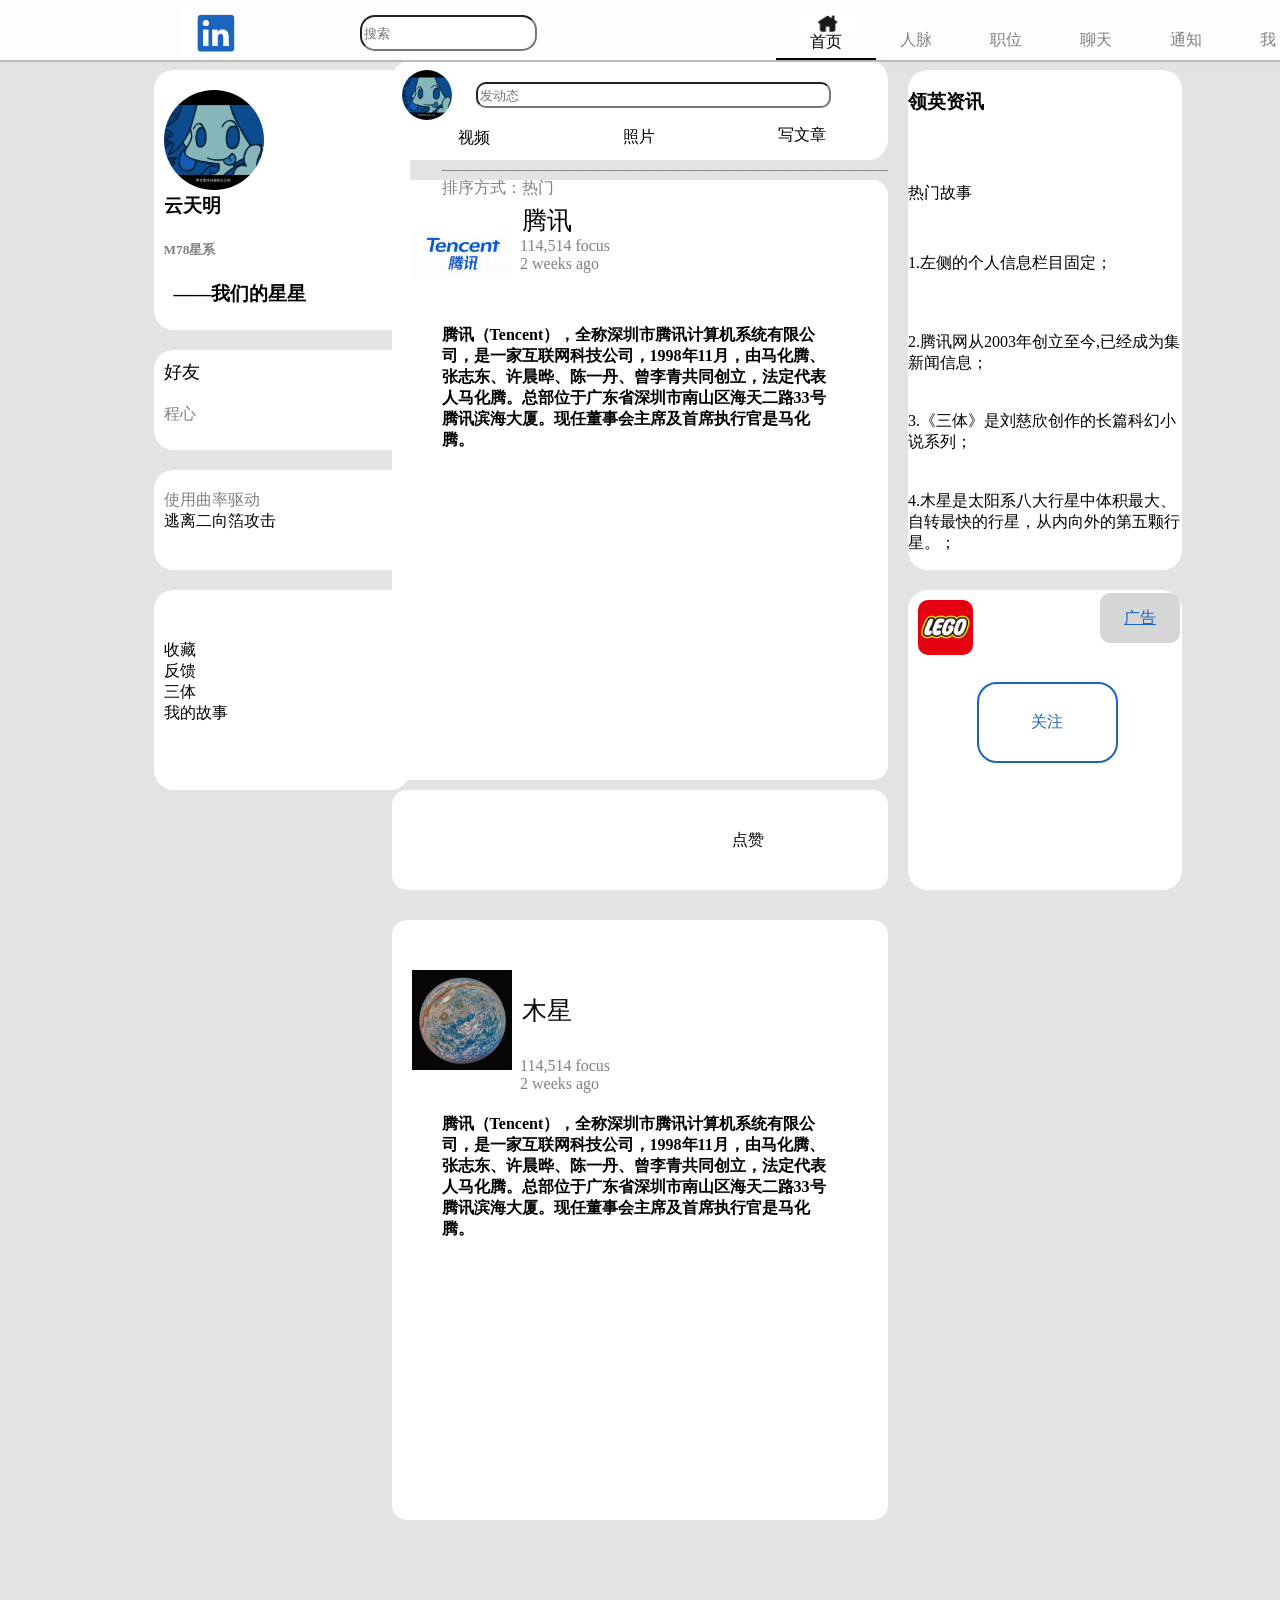
<file: web/index.html>
<!DOCTYPE html>
<html lang="en">

<head>
    <meta charset="UTF-8">
    <meta name="viewport" content="width=device-width, initial-scale=1.0">
    <title>Muxi Studio</title>
    <link href="index.css" rel="stylesheet">
</head>

<body>
    <div class="topleader">
        <img src="in logo.png" class="img1">
        <input name="search..." form="text" class="search" placeholder="搜索">
        <div class="select">首页</div>
        <div class="leader1">人脉</div>
        <div class="leader2">职位</div>
        <div class="leader3">聊天</div>
        <div class="leader4">通知</div>
        <div class="leader5">我</div>
        <div class="leader6">商务</div>
        <div class="leader7">试用高级账号（HK$0）</div>

    </div>
    <div class="container">
        <div class="left">
            

        </div>
        <div class="personalmessage">
                <img src="李伟鹏.jpg" class="header">
                <h3 style="position: relative;left: 10px;">云天明</h3>
                <h5 style="color: grey;position: relative;left: 10px;">M78星系</h5>
                <h3 style="position: relative;left: 20px;">——我们的星星</h3>
        </div>
        <div class="friend">
            <div style="font-size: large;position: relative;left: 10px;top: 10px;">好友</div>
            <div class="friend1">程心</div>
        </div>
        <div class="Advice">
            <div style="color: grey;position: relative;left: 10px;top: 20px;">使用曲率驱动</div>
            <div style="position: relative;left: 10px;top: 20px;">逃离二向箔攻击</div>

        </div>
        <div class="tool">
            <div class="tool1">收藏</div>
            <div class="tool1">反馈</div>
            <div class="tool1">三体</div>
            <div class="tool1">我的故事</div>


        </div>
        <div class="main">
            <div class="title">
                <img src="李伟鹏.jpg" style="width: 50px;border-radius: 50%;position: relative;top: 10px;left: 10px;">
                <input type="text"  placeholder="发动态" name="发动态" style="border-radius: 10px;height: 20px;position: relative;left: 30px;bottom: 10px;width: 70%;">
                <div class="title1">视频</div>
                <div class="title2">照片</div>
                <div class="title3">写文章</div>
                



            </div>
            <div class="method">
                <div style="color: grey;position: relative;left: 10%; width:80%">———————————————————————————————排序方式：热门</div>

            </div>
            <div class="tencent">
                <img src="腾讯logo.jpeg" style="width: 100px;position: relative;left: 20px;top:50px">
                <div class="blue">腾讯</div>
                <div style="color: grey;position: relative;left: 128px;bottom: 30px;">114,514 focus</div>
                <div style="color: grey;position: relative;left: 128px;bottom: 30px;">2 weeks ago</div>
                <h4 style="position: relative;left: 10%;width: 80%;">腾讯（Tencent），全称深圳市腾讯计算机系统有限公司，是一家互联网科技公司，1998年11月，由马化腾、张志东、许晨晔、陈一丹、曾李青共同创立，法定代表人马化腾。总部位于广东省深圳市南山区海天二路33号腾讯滨海大厦。现任董事会主席及首席执行官是马化腾。</h4>
            </div>
            <div class="commend1">
                <div style="position: relative;left: 25%;top: 40%;">点赞</div>
                <div style="position: relative;left: 75%;top: 17%;">评论</div>

            </div>
            <div class="video">
                <img src="木星logo.jpeg" style="width: 100px;position: relative;left: 20px;top:50px">
                <div class="blue">木星</div>
                <div style="color: grey;position: relative;left: 128px;bottom: 0px;">114,514 focus</div>
                <div style="color: grey;position: relative;left: 128px;bottom: 0px;">2 weeks ago</div>
                <h4 style="position: relative;left: 10%;width: 80%;">腾讯（Tencent），全称深圳市腾讯计算机系统有限公司，是一家互联网科技公司，1998年11月，由马化腾、张志东、许晨晔、陈一丹、曾李青共同创立，法定代表人马化腾。总部位于广东省深圳市南山区海天二路33号腾讯滨海大厦。现任董事会主席及首席执行官是马化腾。</h4>                
            </div>
            <div class="commend2"></div>
            <div class="recommend"></div>
            <div class="zijie"></div>
            <div class="commend3"></div>
 




        </div>
        <div class="right">
            <div class="rightcontainer">
                <div class="zixun">
                    <h3>领英资讯</h3>
                    <div>热门故事</div>
                    <div class="zixun1">
                        1.左侧的个人信息栏目固定；
                    </div>
                    <div class="zixun1">
                        2.腾讯网从2003年创立至今,已经成为集新闻信息；
                    </div>
                    <div class="zixun1">
                        3.《三体》是刘慈欣创作的长篇科幻小说系列；
                    </div>
                    <div class="zixun1">
                        4.木星是太阳系八大行星中体积最大、自转最快的行星，从内向外的第五颗行星。；
                    </div>

                </div>
                <div class="advertise">
                    <img src="Lego.jpeg" style="width: 20%;border-radius: 10px;position: relative;top: 10px;left: 10px;">
                    <div class="guanzhu">关注</div>
                    <a href="https://www.bilibili.com" style="background-color: rgb(214, 214, 214);width: 80px;height: 50px;display: flex;align-items: center;justify-content: center;position: relative;left: 70%;bottom: 190px;border-radius: 10px;color: rgb(27,100,192);">广告</a>
                </div>
            
                
            </div>


        </div>





        <script>
            
            document.getElementById('toggleColorBtn').addEventListener('click', function() {
                var colorObject = document.getElementById('colorObject');
                if (colorObject.classList.contains('newColor')) {
                    colorObject.classList.remove('newColor');
                    colorObject.classList.add('originalColor');
                } else {
                    colorObject.classList.remove('originalColor');
                    colorObject.classList.add('newColor');
                }
            });
        </script>




    </div>

</body>

</html>
</file>
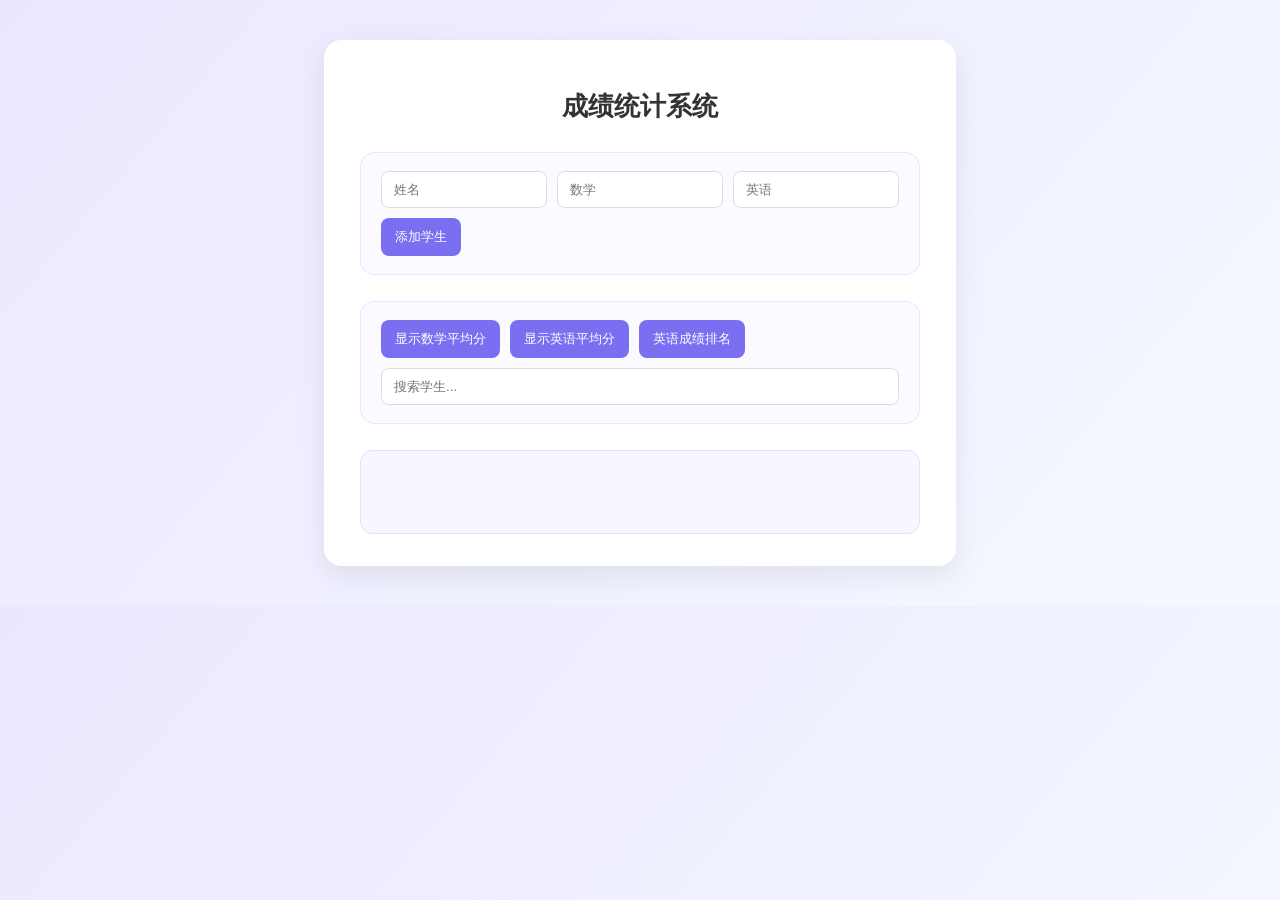
<file: js/4/index.html>
<!DOCTYPE html>
<html>
  <head>
    <meta charset="utf-8" />
    <title>成绩统计系统</title>
    <link rel="stylesheet" href="style.css" />
  </head>

  <body>
    <div class="app">
      <h1>成绩统计系统</h1>

      <!-- 学生输入区 -->
      <div class="group">
        <div class="group-row">
          <input id="name" placeholder="姓名" />
          <input id="math" type="number" placeholder="数学" />
          <input id="english" type="number" placeholder="英语" />
          <button id="add">添加学生</button>
        </div>
      </div>

      <!-- 功能区 -->
      <div class="group">
        <div class="group-row">
          <button id="show-math-avg">显示数学平均分</button>
          <button id="show-eng-avg">显示英语平均分</button>
          <button id="show-eng-rank">英语成绩排名</button>
          <input id="search" placeholder="搜索学生..." />
        </div>
      </div>

      <!-- 输出区 -->
      <div id="result" class="result"></div>
    </div>

    <script src="render.js"></script>
    <script src="solve.js"></script>
    <script src="logic.js"></script>
  </body>
</html>
</file>
<file: web/index.css>
.topleader{
    z-index: 999;
    position: fixed;
    top:0px;
    left: 0px;
    background-color: rgb(253, 253, 253);
    width: 400%;
    height: 60px;
    border-bottom: 2px solid rgb(186, 186, 186)

}
.img1{
    position: absolute;
    top: 8px;
    left: 20vh;
    width: 60px;

}
.search{
    top: 15px;
    position: absolute;
    left:40vh;
    height: 30px;
    border-radius: 15px;
}
.select{
    position: absolute;
    left: 90vh;
    top: 10px;
}
.select::after{
    content: "";
    display: block;
    width: 100px;
    height: 2px;
    position: relative;
    right: 34px;
    top: 5px;

    
    background-color: black;

}
.select::before{
    content: "";
    display: block;
    width: 60px;
    height: 22px;
    background-image: url("首页.png");
    background-size: 100%,100%;
    position: relative;
    right: 12px;
}

.leader1{
    position: absolute;
    left: 100vh;
    top: 30px;
    color: grey;
}
.leader1:hover{
    color: black;
}
.leader2{
    position: absolute;
    left: 110vh;
    top: 30px;
    color: grey;
}
.leader2:hover{
    color: black;
}
.leader3{
    position: absolute;
    left: 120vh;
    top: 30px;
    color: grey;
}
.leader3:hover{
    color: black;
}
.leader4{
    position: absolute;
    left: 130vh;
    top: 30px;
    color: grey;
}
.leader4:hover{
    color: black;
}
.leader5{
    position: absolute;
    left: 140vh;
    top: 30px;
    color: grey;
}
.leader5:hover{
    color: black;
}
.leader6{
    position: absolute;
    left: 160vh;
    top: 0px;
    color: grey;
    border-left: 2px solid grey;
    display: flex;
    align-items: center;
    justify-content: center;
    height: 60px;
}
.leader6:hover{
    color: black;
}
.leader7{
    position: absolute;
    left: 170vh;
    top: 30px;
    color: grey;
}
.leader7:hover{
    color: black;
}
.container{
    position: absolute;
    top:60px;
    left: 0;
    width:100% ;
    height: 4000px;
    background-color: rgb(226, 226, 226);
    z-index: 100;
    display: grid;
    grid-template-columns: 1fr 1fr 1fr;
    grid-template-areas: "left" "main" "right";

}
.left{
    grid-area: "left";
    background-color: rgb(227, 227, 227);
}
.personalmessage{
    background-color: rgb(255, 255, 255);
    height: 260px;
    width: 20%;
    border-radius: 20px;
    position: fixed;
    top: 70px;
    left: 12%;

 
}
.header{
    width: 100px;
    border-radius: 50%;
    position: relative;
    left: 10px;
    top: 20px;
}

.friend{
    background-color: rgb(255, 255, 255);
    height: 100px;
    width: 20%;
    border-radius: 20px;
    position: fixed;
    top: 350px;
    left: 12%; 
}
.friend1{
    position: relative;
    left: 10px;
    top: 30px;
    color: grey;
}
.friend1:hover{
    color: rgb(27,100,192);
}
.Advice{
    background-color: rgb(255, 255, 255);
    height: 100px;
    width: 20%;
    border-radius: 20px;
    position: fixed;
    top: 470px;
    left: 12%; 
}
.tool{
    background-color: rgb(255, 255, 255);
    height: 200px;
    width: 20%;
    border-radius: 20px;
    position: fixed;
    top: 590px;
    left: 12%; 
}
.tool1{
    position: relative;
    left: 10px;
    top:25%

}
.tool1:hover{
    text-decoration: underline;
}


.main{
    grid-area: "main";
    background-color:   rgb(227, 227, 227);
    display: grid;
    grid-template-rows:100px 20px 600px 100px 600px 100px 200px 300px 100px ;
    grid-template-areas: "title" "method" "tencent" "commend1" "video" "commend2" "recommend" "zijie" "commend3";

}
.title{
    
    grid-area: "title";
    background-color: white;
    border-radius: 20px;

}
.title1{
    display: flex;
    justify-content: center;
    align-items: center;
    position: relative;
    top: 10px;
    background-color: rgb(255, 255, 255);
    border-radius: 15px;
    width: 30%;
    left: 1.5%;
   
}
.title1:hover{
    background-color: rgb(211, 211, 211);
}
.title2{
    display: flex;
    justify-content: center;
    align-items: center;
    position: relative;
    bottom: 12px;
    background-color: rgb(255, 255, 255);
    border-radius: 15px;
    width: 30%;
    left: 34.7%;
   
}
.title2:hover{
    background-color: rgb(211, 211, 211);
}
.title3{
    display: flex;
    justify-content: center;
    align-items: center;
    position: relative;
    bottom: 35px;
    background-color: rgb(255, 255, 255);
    border-radius: 15px;
    width: 30%;
    left: 67.7%;
   
}
.title3:hover{
    background-color: rgb(211, 211, 211);
}


.method{
    
    grid-area: "method";
    background-color:none;
    border-radius: 0px;

}
.tencent{
    grid-area: "tencent";
    background-color: white;
    border-radius: 15px;

}
.blue{
    font-size: 25px;
    position: relative;
    left: 130px;
    bottom: 30px;
}
.blue:hover{
    color: rgb(27,100,192);
}
.commend1{
    grid-area: "commend1";
    background-color: white;
    border-radius: 15px;
    position: relative;
    top: 10px;
    display: flex;
    justify-content: center;
}
.video{
    grid-area: "vedio";
    background-color: white;
    border-radius: 15px;
    position: relative;
    top: 40px;

}
.right{
    position: sticky;
    top:70px;
    grid-area: "right";
    background-color:  rgb(227, 227, 227);

}
.rightcontainer{
    background-color: rgb(227, 227, 227);
    z-index: 10;
    height: 1000px;
    display: grid;
    grid-template-rows: 500px 300px 200px;
    grid-template-areas: "zixun" "advertise" "more";

}
.zixun{
    grid-area: "zixun";
    background-color: white;
    position: relative;
    left: 20px;
    width: 70%;
    border-radius: 20px;
    display: grid;

}
.zixun1{

    height: 30px;
}
.zixun1:hover{
    background-color: rgb(220, 220, 220);
}



.advertise{
    grid-area: "advertise";
    background-color: white;
    position: relative;
    top: 20px;
    left: 20px;
    width: 70%;
    border-radius: 20px;
    display: grid;

}
.guanzhu{
    display: flex;
    justify-content: center;
    align-items: center;
    background-color: white;
    border: 2px solid rgb(27,100,192);;
    width: 50%;
    position: relative;
    left: 25%;
    border-radius: 20px;
    bottom: 20px;
    color: rgb(27,100,192);

   
}
 .guanzhu:hover{
    background-color:rgba(27, 101, 192, 0.433) ;
 }
</file>
<file: js/4/style.css>
/* 全局 */
body {
  font-family: "Inter", "PingFang SC", "Microsoft YaHei", sans-serif;
  background: linear-gradient(130deg, #eae8ff, #f5f8ff);
  margin: 0;
  padding: 40px 12px;
  display: flex;
  justify-content: center;
}

/* JSON 高亮 */
.json-key      { color: #7a6ff0; }
.json-string   { color: #2a9d8f; }
.json-number   { color: #e76f51; }
.json-boolean  { color: #457b9d; }
.json-null     { color: #999; }
.json-error    { color: #e63946; font-weight: bold; }

/* 渐显动画 */
#result.fade {
  animation: fadeIn .25s ease;
}

@keyframes fadeIn {
  from { opacity: 0; transform: translateY(4px); }
  to   { opacity: 1; transform: translateY(0); }
}
/* 主容器 */
.app {
  width: 100%;
  max-width: 560px;
  background: #ffffff;
  border-radius: 18px;
  padding: 32px 36px;
  box-shadow: 0 10px 30px rgba(0,0,0,0.08);
  animation: fadeIn .35s ease;
}

/* 标题 */
h1 {
  text-align: center;
  margin-bottom: 28px;
  font-size: 26px;
  color: #333;
}

/* ---- 表单区 ---- */
.group {
  margin-bottom: 26px;
  padding: 18px 20px;
  background: #fafaff;
  border-radius: 14px;
  border: 1px solid #e7e7ff;
}

/* 输入表单横向排列（自动换行） */
.group-row {
  display: flex;
  flex-wrap: wrap;
  gap: 10px;
}

/* 输入框 */
input {
  flex: 1;
  min-width: 120px;
  padding: 10px 12px;
  border: 1px solid #dcdcee;
  border-radius: 8px;
  transition: all .25s ease;
  outline: none;
}

input:focus {
  border-color: #7b6ff6;
  box-shadow: 0 0 0 3px rgba(123,111,246,0.2);
}

/* ---- 按钮 ---- */
button {
  padding: 10px 14px;
  border: none;
  border-radius: 8px;
  background: #7a6ff0;
  color: #fff;
  cursor: pointer;
  transition: all .25s ease;
}

button:hover {
  background: #5e52e5;
  box-shadow: 0 4px 10px rgba(122,111,240,0.25);
  transform: translateY(-2px);
}

button:active {
  transform: scale(.97);
}

/* ---- 输出结果 ---- */
.result {
  margin-top: 24px;
  background: #f7f8ff;
  padding: 16px 18px;
  border-radius: 12px;
  border: 1px solid #e2e3f3;
  white-space: pre-wrap;
  min-height: 50px;
  font-size: 15px;
  color: #444;
  animation: fadeIn .3s ease;
}

/* 动画 */
@keyframes fadeIn {
  from {opacity: 0; transform: translateY(12px);}
  to {opacity: 1; transform: translateY(0);}
}
</file>
